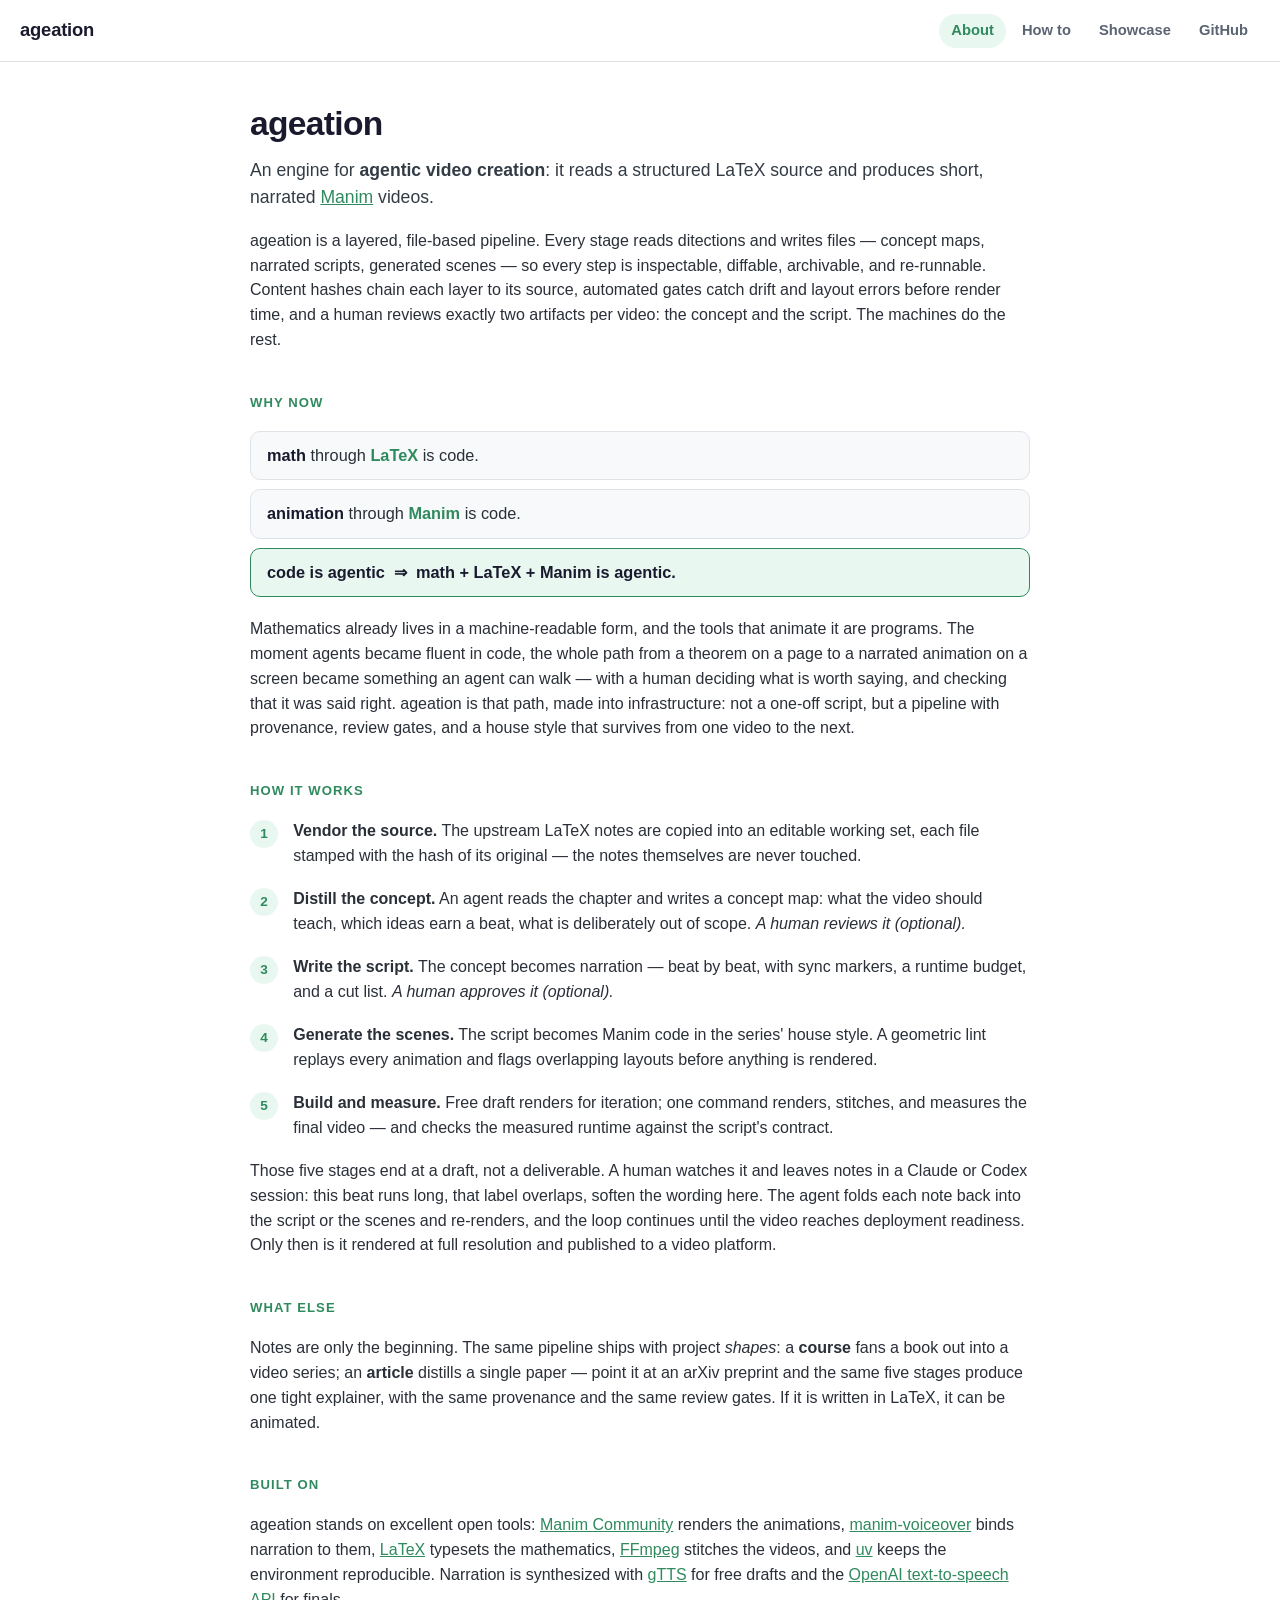
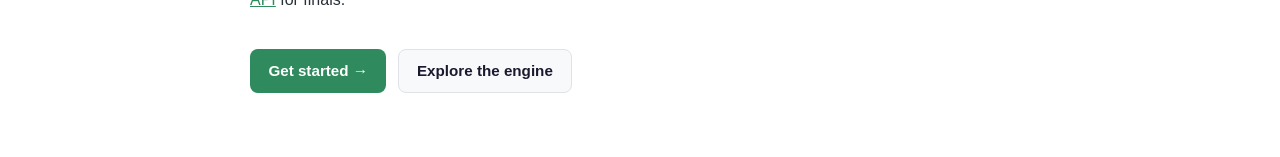
<file: site/index.html>
<!DOCTYPE html>
<html lang="en">
<head>
  <meta charset="utf-8" />
  <meta name="viewport" content="width=device-width, initial-scale=1" />
  <title>ageation · agentic video creation</title>
  <link rel="stylesheet" href="style.css" />
</head>
<body class="page-about">
  <header class="nav">
    <a class="brand" href="index.html">ageation</a>
    <div class="links">
      <a href="index.html" aria-current="page">About</a>
      <a href="howto.html">How to</a>
      <a href="showcase.html">Showcase</a>
      <a href="https://github.com/AgentsCreation/ageation">GitHub</a>
    </div>
  </header>

  <main class="wrap">
    <section class="hero">
      <h1>ageation</h1>
      <p class="lead">
        An engine for <strong>agentic video creation</strong>: it reads a structured
        LaTeX source and produces short, narrated 
        <a href="https://www.manim.community/">Manim</a> videos.
      </p>
      <p class="desc">
        ageation is a layered, file-based pipeline. Every stage reads ditections and
        writes files — concept maps, narrated scripts, generated scenes — so
        every step is inspectable, diffable, archivable, and re-runnable. Content hashes
        chain each layer to its source, automated gates catch drift and layout
        errors before render time, and a human reviews exactly two artifacts
        per video: the concept and the script. The machines do the rest.
      </p>
    </section>

    <h2 class="section-title">Why now</h2>
    <section class="why">
      <div class="syllogism">
        <div class="claim"><span class="term">math</span> through <a class="term" href="https://www.latex-project.org/">LaTeX</a> is code.</div>
        <div class="claim"><span class="term">animation</span> through <a class="term" href="https://www.manim.community/">Manim</a> is code.</div>
        <div class="claim conclusion">code is agentic &nbsp;⇒&nbsp; <span class="term">math + LaTeX + Manim</span> is agentic.</div>
      </div>
      <p class="desc">
        Mathematics already lives in a machine-readable form, and the tools that
        animate it are programs. The moment agents became fluent in code, the
        whole path from a theorem on a page to a narrated animation on a screen
        became something an agent can walk — with a human deciding what is
        worth saying, and checking that it was said right. ageation is that
        path, made into infrastructure: not a one-off script, but a pipeline
        with provenance, review gates, and a house style that survives from one
        video to the next.
      </p>
    </section>

    <h2 class="section-title">How it works</h2>
    <ol class="objectives">
      <li><strong>Vendor the source.</strong> The upstream LaTeX notes are copied into an editable working set, each file stamped with the hash of its original — the notes themselves are never touched.</li>
      <li><strong>Distill the concept.</strong> An agent reads the chapter and writes a concept map: what the video should teach, which ideas earn a beat, what is deliberately out of scope. <em>A human reviews it (optional).</em></li>
      <li><strong>Write the script.</strong> The concept becomes narration — beat by beat, with sync markers, a runtime budget, and a cut list. <em>A human approves it (optional).</em></li>
      <li><strong>Generate the scenes.</strong> The script becomes Manim code in the series' house style. A geometric lint replays every animation and flags overlapping layouts before anything is rendered.</li>
      <li><strong>Build and measure.</strong> Free draft renders for iteration; one command renders, stitches, and measures the final video — and checks the measured runtime against the script's contract.</li>
    </ol>

    <p class="desc">
      Those five stages end at a draft, not a deliverable. A human watches it
      and leaves notes in a Claude or Codex session: this beat runs long, that
      label overlaps, soften the wording here. The agent folds each note back
      into the script or the scenes and re-renders, and the loop continues
      until the video reaches deployment readiness. Only then is it rendered at
      full resolution and published to a video platform.
    </p>

    <h2 class="section-title">What else</h2>
    <p class="desc">
      Notes are only the beginning. The same pipeline ships with project
      <em>shapes</em>: a <strong>course</strong> fans a book out into a video
      series; an <strong>article</strong> distills a single paper — point it at
      an arXiv preprint and the same five stages produce one tight explainer,
      with the same provenance and the same review gates. If it is written in
      LaTeX, it can be animated.
    </p>

    <h2 class="section-title">Built on</h2>
    <p class="desc">
      ageation stands on excellent open tools:
      <a href="https://www.manim.community/">Manim Community</a> renders the
      animations, <a href="https://voiceover.manim.community/">manim-voiceover</a>
      binds narration to them, <a href="https://www.latex-project.org/">LaTeX</a>
      typesets the mathematics, <a href="https://ffmpeg.org/">FFmpeg</a>
      stitches the videos, and <a href="https://docs.astral.sh/uv/">uv</a> keeps
      the environment reproducible. Narration is synthesized with
      <a href="https://gtts.readthedocs.io/">gTTS</a> for free drafts and the
      <a href="https://platform.openai.com/docs/guides/text-to-speech">OpenAI
      text-to-speech API</a> for finals.
    </p>

    <div class="cta">
      <a class="primary" href="howto.html">Get started →</a>
      <a class="secondary" href="https://github.com/AgentsCreation/ageation">Explore the engine</a>
    </div>
  </main>
</body>
</html>
</file>
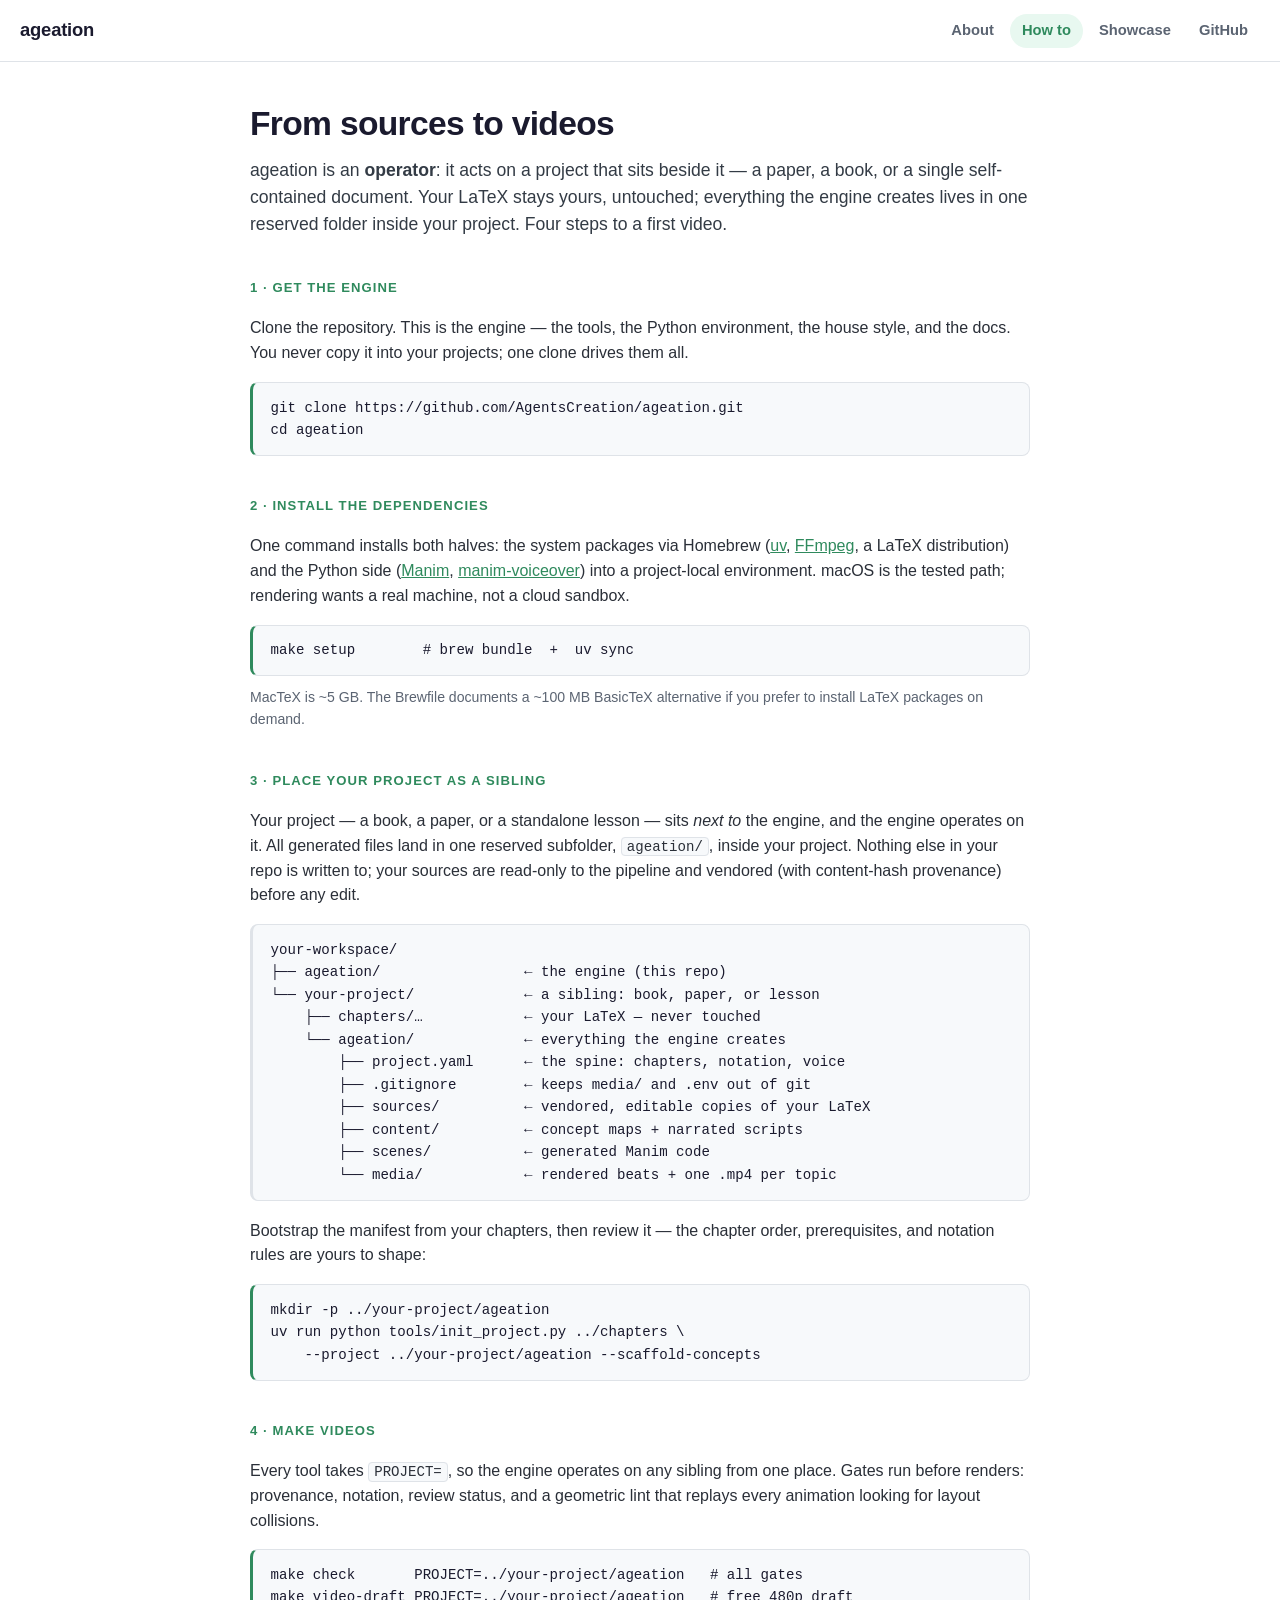
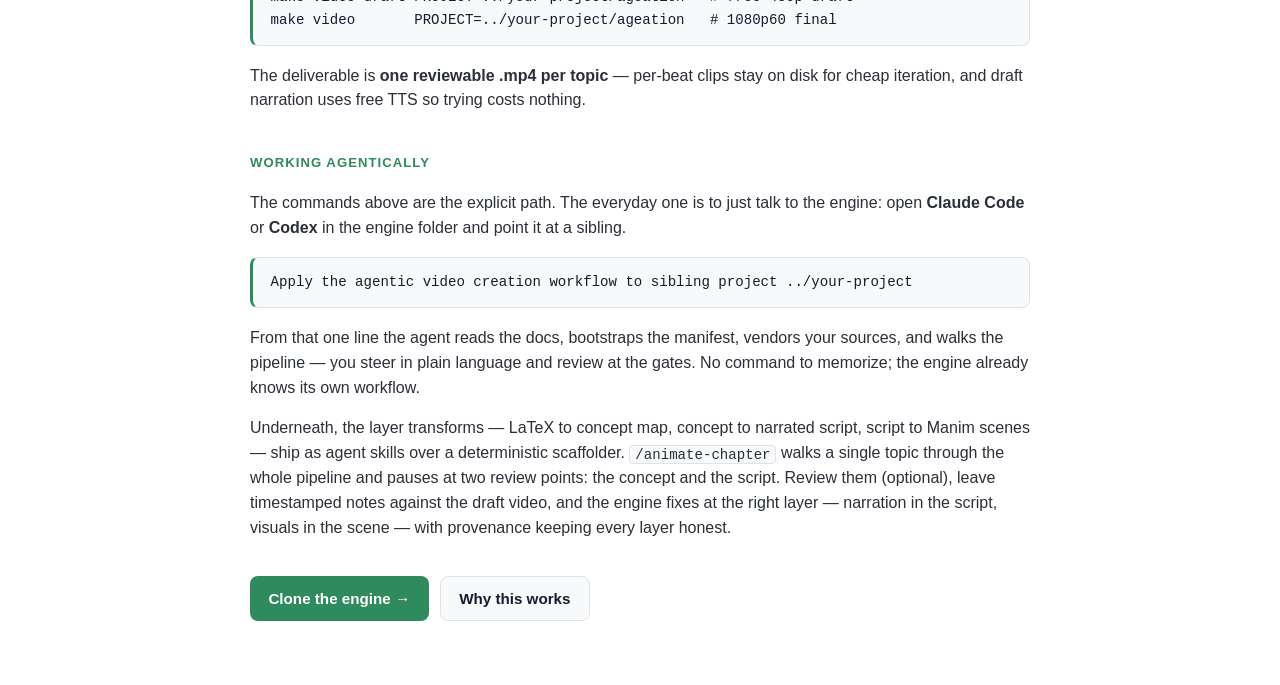
<file: site/howto.html>
<!DOCTYPE html>
<html lang="en">
<head>
  <meta charset="utf-8" />
  <meta name="viewport" content="width=device-width, initial-scale=1" />
  <title>How to · ageation</title>
  <link rel="stylesheet" href="style.css" />
</head>
<body class="page-howto">
  <header class="nav">
    <a class="brand" href="index.html">ageation</a>
    <div class="links">
      <a href="index.html">About</a>
      <a href="howto.html" aria-current="page">How to</a>
      <a href="showcase.html">Showcase</a>
      <a href="https://github.com/AgentsCreation/ageation">GitHub</a>
    </div>
  </header>

  <main class="wrap">
    <section class="hero">
      <h1>From sources to videos</h1>
      <p class="lead">
        ageation is an <strong>operator</strong>: it acts on a project that sits
        beside it — a paper, a book, or a single self-contained document. Your
        LaTeX stays yours, untouched; everything the engine creates lives in one
        reserved folder inside your project. Four steps to a first video.
      </p>
    </section>

    <h2 class="section-title">1 · Get the engine</h2>
    <p class="desc">Clone the repository. This is the engine — the tools, the
      Python environment, the house style, and the docs. You never copy it
      into your projects; one clone drives them all.</p>
    <pre class="code"><code>git clone https://github.com/AgentsCreation/ageation.git
cd ageation</code></pre>

    <h2 class="section-title">2 · Install the dependencies</h2>
    <p class="desc">One command installs both halves: the system packages via
      Homebrew (<a href="https://docs.astral.sh/uv/">uv</a>,
      <a href="https://ffmpeg.org/">FFmpeg</a>, a LaTeX distribution) and the
      Python side (<a href="https://www.manim.community/">Manim</a>,
      <a href="https://voiceover.manim.community/">manim-voiceover</a>) into a
      project-local environment. macOS is the tested path; rendering wants a
      real machine, not a cloud sandbox.</p>
    <pre class="code"><code>make setup        # brew bundle  +  uv sync</code></pre>
    <p class="aside">MacTeX is ~5&nbsp;GB. The Brewfile documents a ~100&nbsp;MB
      BasicTeX alternative if you prefer to install LaTeX packages on demand.</p>

    <h2 class="section-title">3 · Place your project as a sibling</h2>
    <p class="desc">Your project — a book, a paper, or a standalone lesson —
      sits <em>next to</em> the engine, and the engine operates on it. All
      generated files land in one reserved subfolder, <code>ageation/</code>,
      inside your project. Nothing else in your repo is written to; your
      sources are read-only to the pipeline and vendored (with content-hash
      provenance) before any edit.</p>
    <pre class="tree"><code>your-workspace/
├── ageation/                 ← the engine (this repo)
└── your-project/             ← a sibling: book, paper, or lesson
    ├── chapters/…            ← your LaTeX — never touched
    └── ageation/             ← everything the engine creates
        ├── project.yaml      ← the spine: chapters, notation, voice
        ├── .gitignore        ← keeps media/ and .env out of git
        ├── sources/          ← vendored, editable copies of your LaTeX
        ├── content/          ← concept maps + narrated scripts
        ├── scenes/           ← generated Manim code
        └── media/            ← rendered beats + one .mp4 per topic</code></pre>
    <p class="desc">Bootstrap the manifest from your chapters, then review it —
      the chapter order, prerequisites, and notation rules are yours to shape:</p>
    <pre class="code"><code>mkdir -p ../your-project/ageation
uv run python tools/init_project.py ../chapters \
    --project ../your-project/ageation --scaffold-concepts</code></pre>

    <h2 class="section-title">4 · Make videos</h2>
    <p class="desc">Every tool takes <code>PROJECT=</code>, so the engine
      operates on any sibling from one place. Gates run before renders:
      provenance, notation, review status, and a geometric lint that replays
      every animation looking for layout collisions.</p>
    <pre class="code"><code>make check       PROJECT=../your-project/ageation   # all gates
make video-draft PROJECT=../your-project/ageation   # free 480p draft
make video       PROJECT=../your-project/ageation   # 1080p60 final</code></pre>
    <p class="desc">The deliverable is <strong>one reviewable .mp4 per
      topic</strong> — per-beat clips stay on disk for cheap iteration, and
      draft narration uses free TTS so trying costs nothing.</p>

    <h2 class="section-title">Working agentically</h2>
    <p class="desc">The commands above are the explicit path. The everyday one
      is to just talk to the engine: open <strong>Claude Code</strong> or
      <strong>Codex</strong> in the engine folder and point it at a sibling.</p>
    <pre class="code"><code>Apply the agentic video creation workflow to sibling project ../your-project</code></pre>
    <p class="desc">From that one line the agent reads the docs, bootstraps the
      manifest, vendors your sources, and walks the pipeline — you steer in
      plain language and review at the gates. No command to memorize; the engine
      already knows its own workflow.</p>
    <p class="desc">Underneath, the layer transforms — LaTeX to concept map,
      concept to narrated script, script to Manim scenes — ship as agent skills
      over a deterministic scaffolder. <code>/animate-chapter</code> walks a
      single topic through the whole pipeline and pauses at two review points:
      the concept and the script. Review them (optional), leave timestamped
      notes against the draft video, and the engine fixes at the right layer —
      narration in the script, visuals in the scene — with provenance keeping
      every layer honest.</p>

    <div class="cta">
      <a class="primary" href="https://github.com/AgentsCreation/ageation">Clone the engine →</a>
      <a class="secondary" href="index.html">Why this works</a>
    </div>
  </main>
</body>
</html>
</file>
<file: site/style.css>
/* ageation site — same family as the probability course site (same layout,
   typography, and components), with its own accent hue. */
:root {
  --ink: #1a1a2e;
  --muted: #5b6472;
  --accent: #2f8a5d;
  --accent-soft: #e8f8f0;
  --line: #dfe3e8;
  --bg: #ffffff;
  --card: #f7f9fb;
}
* { box-sizing: border-box; }
html, body { margin: 0; }
body {
  font-family: -apple-system, BlinkMacSystemFont, "Segoe UI", Roboto, Helvetica, Arial, sans-serif;
  color: var(--ink);
  background: var(--bg);
  line-height: 1.55;
}
a { color: var(--accent); }

/* ---- shared top nav ---- */
.nav {
  display: flex; align-items: center; justify-content: space-between;
  gap: 1rem; flex-wrap: wrap;
  padding: .85rem 1.25rem; border-bottom: 1px solid var(--line);
}
.nav .brand { font-weight: 700; font-size: 1.15rem; color: var(--ink); text-decoration: none; letter-spacing: -0.01em; }
.nav .links { display: flex; gap: .25rem; flex-wrap: wrap; }
.nav .links a {
  padding: .35rem .75rem; border-radius: 999px; text-decoration: none;
  color: var(--muted); font-size: .92rem; font-weight: 550;
}
.nav .links a:hover { background: var(--card); color: var(--ink); }
.nav .links a[aria-current="page"] { background: var(--accent-soft); color: var(--accent); }

/* ---- landing / About page ---- */
.wrap { max-width: 820px; margin: 0 auto; padding: 2.25rem 1.25rem 4rem; }
.hero h1 { font-size: 2.1rem; margin: 0 0 .4rem; letter-spacing: -0.02em; }
.hero .lead { font-size: 1.1rem; color: #333b45; margin: 0 0 1.1rem; }
.desc { margin: 0 0 1rem; color: #2a2f38; }
.section-title {
  font-size: .82rem; text-transform: uppercase; letter-spacing: .08em;
  color: var(--accent); font-weight: 700; margin: 2.5rem 0 1.1rem;
}
.objectives { counter-reset: obj; list-style: none; padding: 0; margin: 0; }
.objectives li { position: relative; padding: 0 0 1.15rem 2.7rem; margin: 0; color: #2a2f38; }
.objectives li::before {
  counter-increment: obj; content: counter(obj);
  position: absolute; left: 0; top: .05rem;
  width: 1.75rem; height: 1.75rem; border-radius: 50%;
  background: var(--accent-soft); color: var(--accent);
  font-weight: 700; font-size: .85rem;
  display: flex; align-items: center; justify-content: center;
}
.cta { display: flex; gap: .7rem; flex-wrap: wrap; margin-top: 2.25rem; }
.cta a {
  display: inline-flex; align-items: center; gap: .4rem;
  padding: .6rem 1.15rem; border-radius: 8px; text-decoration: none;
  font-weight: 600; font-size: .95rem;
}
.cta a.primary { background: var(--accent); color: #fff; }
.cta a.primary:hover { background: #226b46; }
.cta a.secondary { border: 1px solid var(--line); color: var(--ink); background: var(--card); }
.cta a.secondary:hover { border-color: var(--accent); }

/* ---- the "why now" syllogism ---- */
.syllogism {
  display: flex; flex-direction: column; gap: .55rem;
  margin: 0 0 1.25rem;
}
.syllogism .claim {
  background: var(--card); border: 1px solid var(--line);
  border-radius: 10px; padding: .7rem 1rem;
  font-size: 1.02rem; color: #2a2f38;
}
.syllogism .claim .term { font-weight: 700; color: var(--ink); }
.syllogism .claim a.term { color: var(--accent); text-decoration: none; }
.syllogism .claim a.term:hover { text-decoration: underline; }
.syllogism .conclusion {
  background: var(--accent-soft); border-color: var(--accent);
  color: var(--ink); font-weight: 600;
}

/* ---- how-to page ---- */
pre.code, pre.tree {
  background: var(--card); border: 1px solid var(--line);
  border-left: 3px solid var(--accent);
  border-radius: 8px; padding: .85rem 1.1rem;
  overflow-x: auto; margin: 0 0 1.1rem;
}
pre.code code, pre.tree code {
  font-family: ui-monospace, "SF Mono", SFMono-Regular, Menlo, Consolas, monospace;
  font-size: .88rem; color: var(--ink); line-height: 1.6;
}
pre.tree { border-left-color: var(--line); }
p.desc code, li code {
  font-family: ui-monospace, "SF Mono", SFMono-Regular, Menlo, Consolas, monospace;
  font-size: .88em; background: var(--card);
  border: 1px solid var(--line); border-radius: 4px; padding: .05em .35em;
}
.aside { font-size: .88rem; color: var(--muted); margin: -0.4rem 0 1.1rem; }

/* ---- showcase page ---- */
.example { margin: 0 0 2.25rem; }
.clip {
  display: block; max-width: 360px;
  border: 1px solid var(--line); border-radius: 12px; overflow: hidden;
  text-decoration: none;
  transition: border-color .15s ease, transform .15s ease, box-shadow .15s ease;
}
.clip:hover {
  border-color: var(--accent); transform: translateY(-2px);
  box-shadow: 0 8px 20px rgba(26, 26, 46, .09);
}
.clip img { display: block; width: 100%; aspect-ratio: 16 / 9; object-fit: cover; }
</file>
